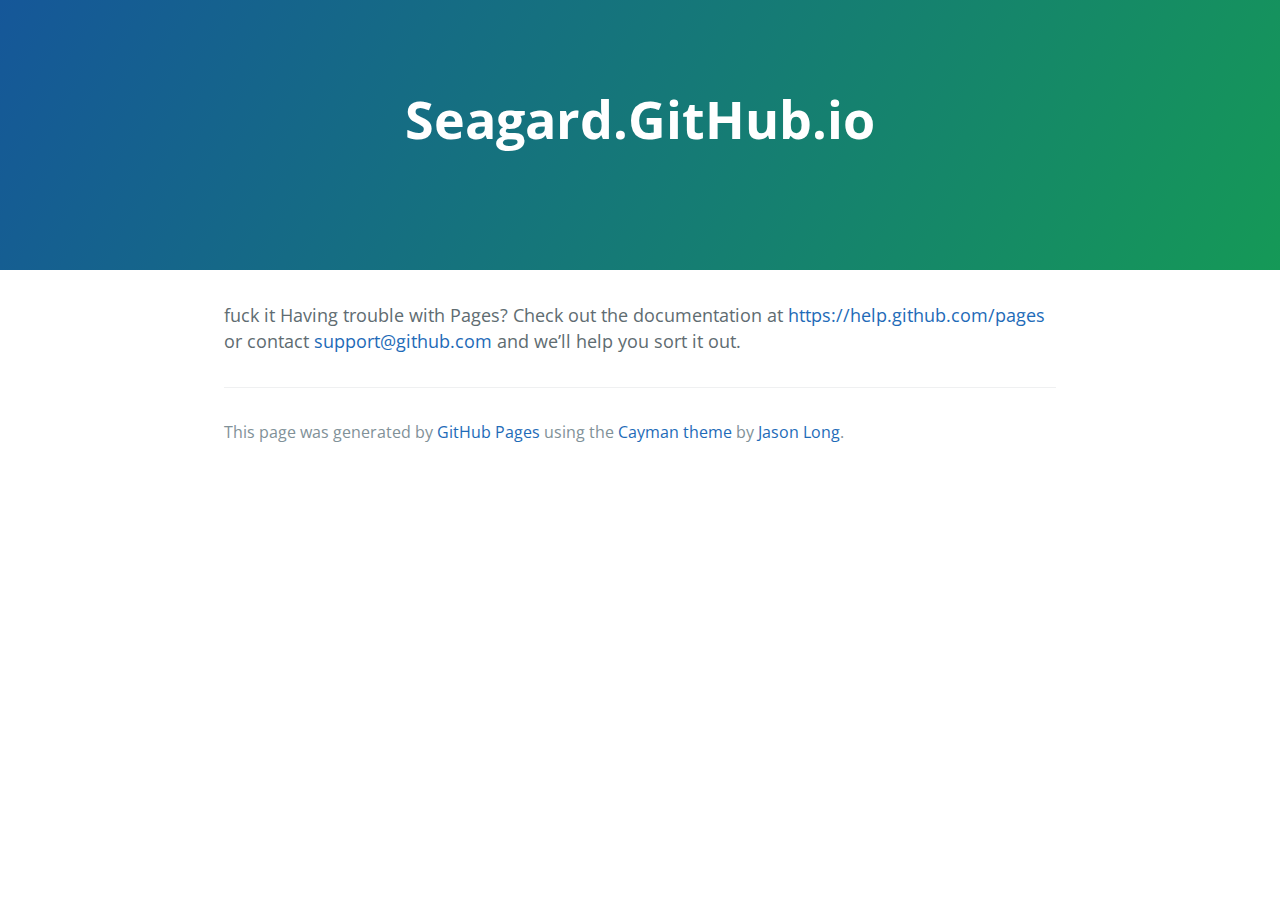
<file: index.html>
<!DOCTYPE html>
<html lang="en-us">
  <head>
    <meta charset="UTF-8">
    <title>Seagard.GitHub.io by Seagard</title>
    <meta name="viewport" content="width=device-width, initial-scale=1">
    <link rel="stylesheet" type="text/css" href="stylesheets/normalize.css" media="screen">
    <link href='http://fonts.googleapis.com/css?family=Open+Sans:400,700' rel='stylesheet' type='text/css'>
    <link rel="stylesheet" type="text/css" href="stylesheets/stylesheet.css" media="screen">
    <link rel="stylesheet" type="text/css" href="stylesheets/github-light.css" media="screen">
  </head>
  <body>
    <section class="page-header">
      <h1 class="project-name">Seagard.GitHub.io</h1>
      <h2 class="project-tagline"></h2>
    </section>

    <section class="main-content">
      <p>fuck it
Having trouble with Pages? Check out the documentation at <a href="https://help.github.com/pages">https://help.github.com/pages</a> or contact <a href="mailto:support@github.com">support@github.com</a> and we’ll help you sort it out.</p>

      <footer class="site-footer">

        <span class="site-footer-credits">This page was generated by <a href="https://pages.github.com">GitHub Pages</a> using the <a href="https://github.com/jasonlong/cayman-theme">Cayman theme</a> by <a href="https://twitter.com/jasonlong">Jason Long</a>.</span>
      </footer>

    </section>

  
  </body>
</html>
</file>
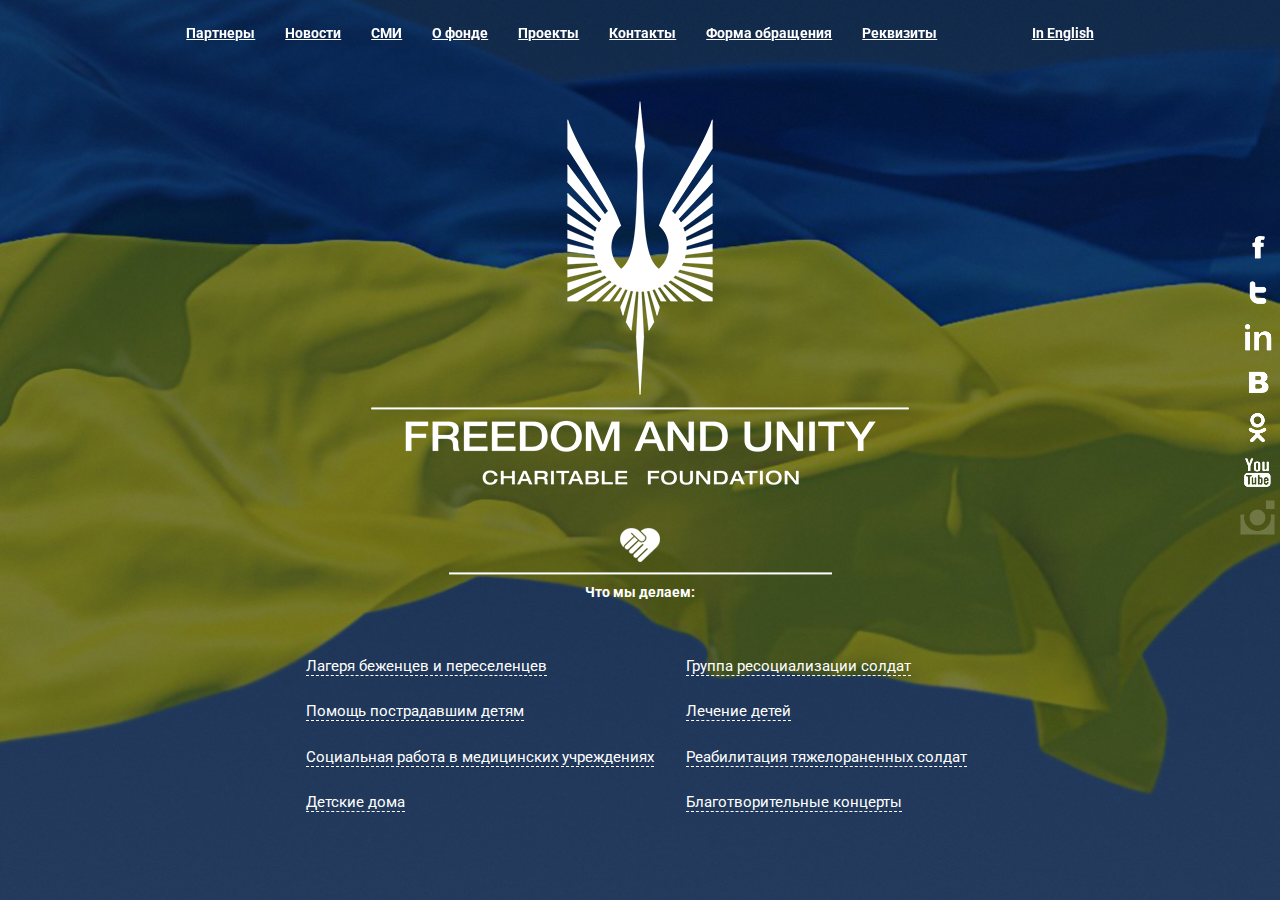
<file: main.html>
<!DOCTYPE html>
<html>
<head>
	<meta charset="UTF-8">

  <link rel="stylesheet" href="http://maxcdn.bootstrapcdn.com/bootstrap/3.3.4/css/bootstrap.min.css">

  <link href='http://fonts.googleapis.com/css?family=Roboto&subset=latin,cyrillic' rel='stylesheet' type='text/css'>
  
  <script src="https://ajax.googleapis.com/ajax/libs/jquery/1.11.1/jquery.min.js"></script>
  <script src="http://maxcdn.bootstrapcdn.com/bootstrap/3.3.4/js/bootstrap.min.js"></script>
  <link rel="stylesheet" type="text/css" href="styles.css">
  <script>

   $(document).ready(function(){
      $('body').mousemove(function(e){

        var amountMovedX = (e.pageX * -1/80 );
        var amountMovedY = (e.pageY * -1/80 );
    $(this).css('background-position', amountMovedX + 'px ' + amountMovedY + 'px');
     });
  });

  </script>
	
</head>
<body class="tint">
	<nav class="navbar navbar-default" role="navigation">
  <div class="container-fluid" id="themenu">
	<ul class="nav navbar-nav" id="lol" >
  <li ><a href="#home">Партнеры</a></li>
  <li ><a href="#news">Новости</a></li>
  <li><a href="#contact">СМИ</a></li>
  <li ><a href="#about">О фонде</a></li>
  <li ><a href="#about">Проекты</a></li>
  <li ><a href="#about">Контакты</a></li>
  <li><a href="#about">Форма обращения</a></li>
  <li ><a href="#about">Реквизиты</a></li>
   <li class="pull-right"><a href="#about">In English</a></li>
</ul>
  </div>
</nav>

<div id="main" class="container">
  <div class="row">
    <div class="col-md-3"></div>
    <div class="col-md-6">
<div id="logo">
  <img id="imglogo" src="pic/re/logo_freedom.png">
</div>

<div id="whatarewedoing">
  <div ><img src="pic/re/heart.png"></div>
  <div ><img src="pic/re/line.png"></div>
  <p> <b>Что мы делаем:</b> <p>
  </div>

</div>
<div class="col-md-3">
   <div class="sidebar-nav">
      <nav class="navbar navbar-default">
        
          <ul class="nav navbar-nav" id="social">
            <li><a href="#"><div id="first" class="icon"></div></a></li>
            <li><a href="#"><div id="second" class="icon" ></div></a></li>
            <li><a href="#"><div id="third" class="icon"></div></a></li>
            <li><a href="#"><div id="fourth" class="icon"></div></a></li>
            <li><a href="#"><div id="fifth" class="icon" ></div></a></li>
            <li><a href="#"><div id="sixth" class="icon"></div></a></li>
            <li><a href="#"><div id="seventh" class="icon"></div></a></li>
          </ul>
        
      </nav>
    </div>
  </div>
</div>
</div>




<div class="container" id="sheet">
<table class='table'>
    <thead>
    </thead>
    <tbody>
      <tr>
        <td><a href="#">Лагеря беженцев и переселенцев</a></td>
        <td><a href="#">Группа ресоциализации солдат</a></td>
      </tr>
      <tr>
        <td><a href="#">Помощь пострадавшим детям</a></td>
        <td><a href="#">Лечение детей</a></td>
      </tr>
      <tr>
        <td><a href="#">Социальная работа в медицинских учреждениях</a></td>
        <td><a href="#">Реабилитация тяжелораненных солдат</a></td>
      </tr>
       <tr>
        <td><a href="#">Детские дома</a></td>
        <td><a href="#">Благотворительные концерты</a></td>
      </tr>
    </tbody>
  </table>
</div>
</body>
</html>
</file>
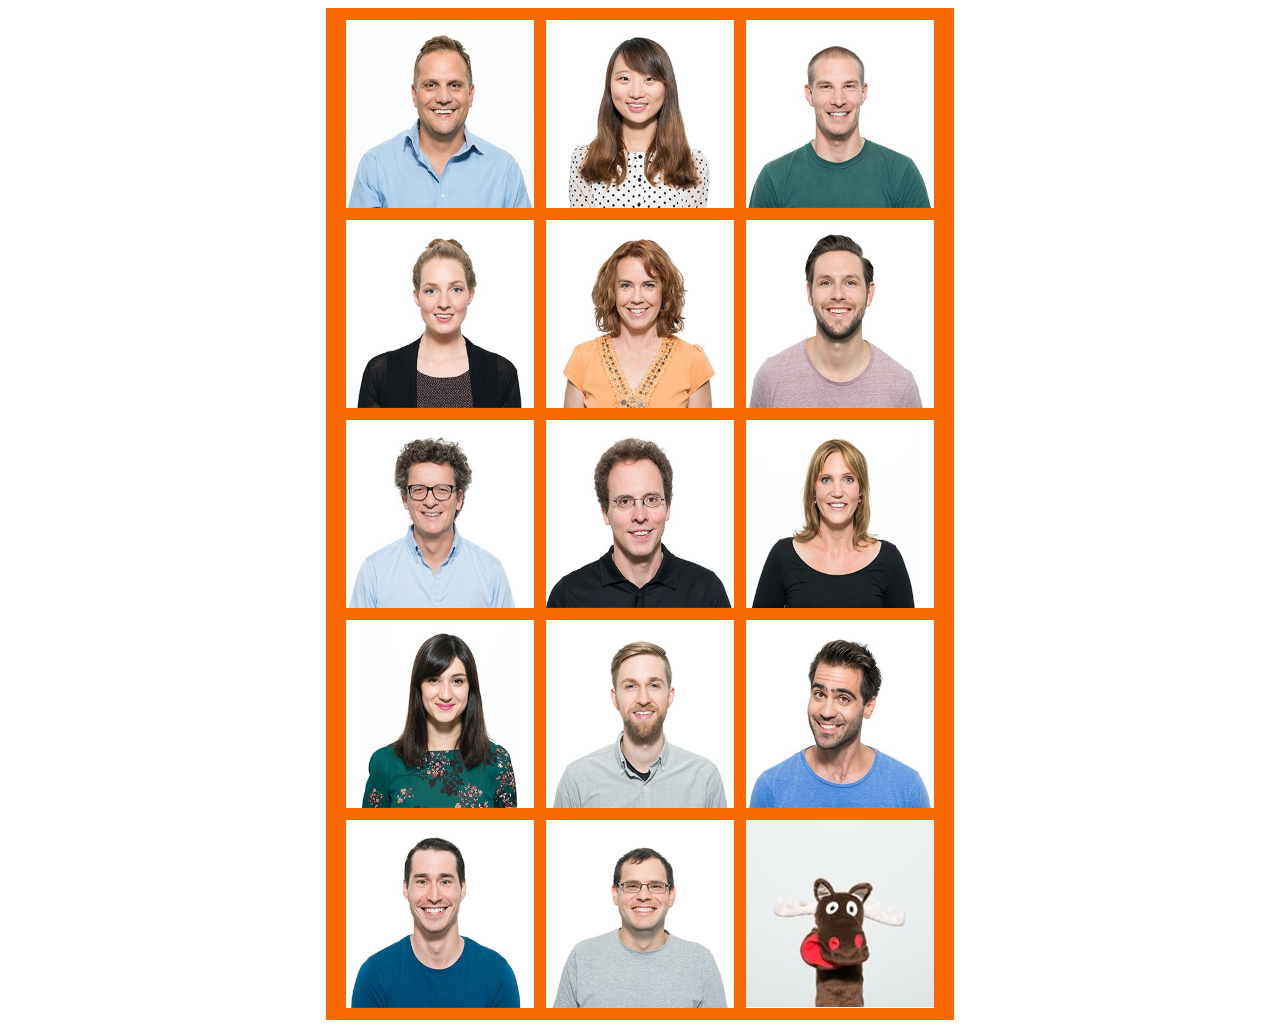
<file: test.html>
<html>
<head>
	<link rel="stylesheet" type="text/css" href="stylesheet.css">
	<script src="http://ajax.googleapis.com/ajax/libs/jquery/1.11.2/jquery.min.js"></script>
	<script src="action.js"></script>
	</head>
<body>

<div id="faces" align="center">
	<img id="TO" class="photo" src="photos\TO.jpg" onload="movement('TO')">
	<img id="MZ"class="photo" src="photos\MZ.jpg" onload="movement('MZ')">
	<img id="MH" class="photo" src="photos\MH.jpg" onload="movement('MH')">
	<img id="MTH" class="photo" src="photos\MTH.jpg" onload="movement('MTH')">
	<img id="CS" class="photo" src="photos\CS.jpg" onload="movement('CS')">
	<img id="MS" class="photo" src="photos\MS.jpg" onload="movement('MS')">
	<img id="MB" class="photo" src="photos\MB.jpg" onload="movement('MB')">
	<img id="CB" class="photo" src="photos\CB.jpg" onload="movement('CB')">
	<img id="JA" class="photo" src="photos\JA.jpg" onload="movement('JA')">
	<img id="CM" class="photo" src="photos\CM.jpg" onload="movement('CM')">
	<img id="FS" class="photo" src="photos\FS.jpg" onload="movement('FS')">
	<img id="SG" class="photo" src="photos\SG.jpg" onload="movement('SG')">
	<img id="MIB" class="photo" src="photos\MIB.jpg" onload="movement('MIB')">
	<img id="DG" class="photo" src="photos\DG.jpg" onload="movement('DG')">
	<img id="donkey" class="photo" src="photos\donkey.jpg" onload="movement('donkey')">
</div>
</body>
</html>
</file>
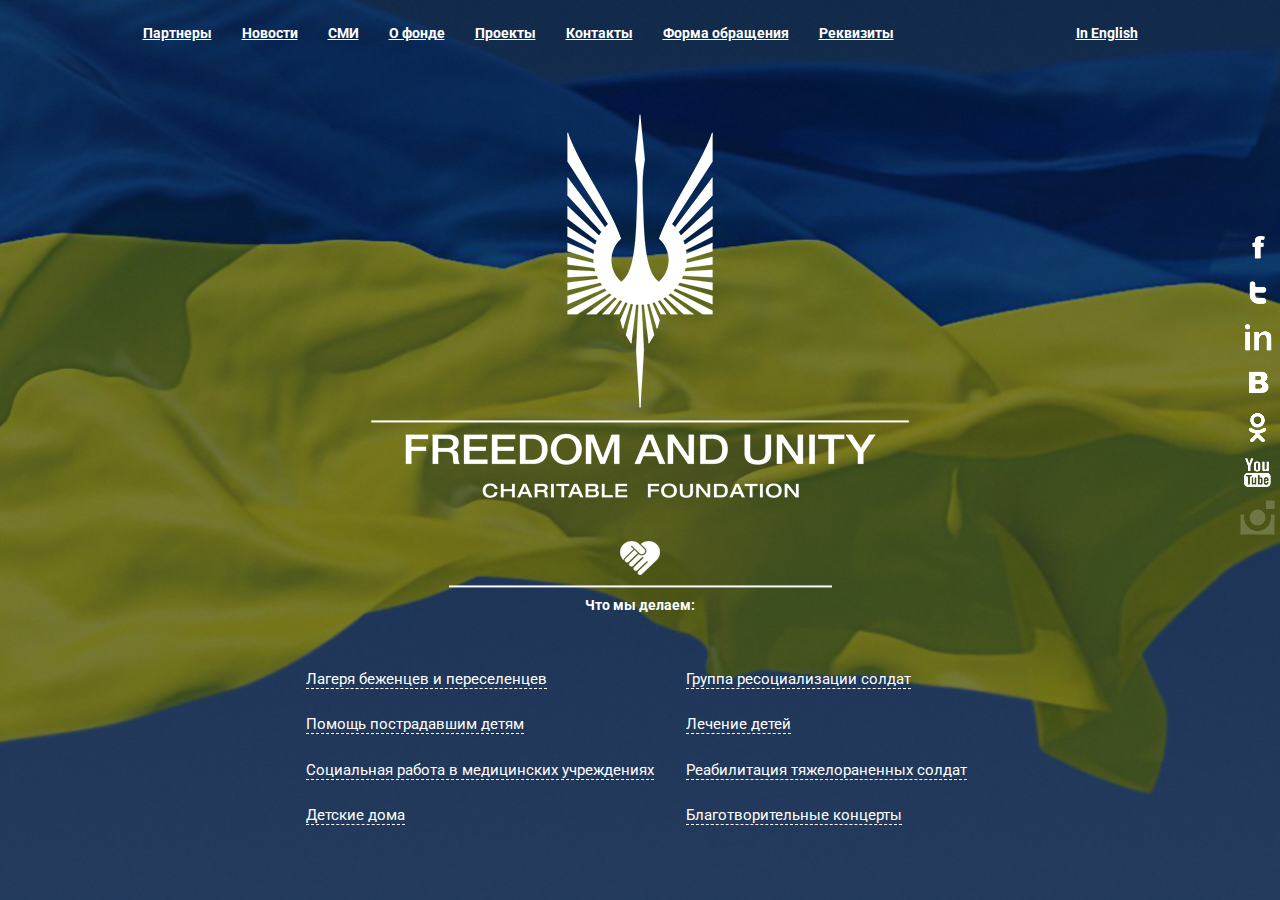
<file: freedomandunity/main.html>
<!DOCTYPE html>
<html>
<head>
	<meta charset="UTF-8">
  <link rel="stylesheet" href="http://maxcdn.bootstrapcdn.com/bootstrap/3.3.4/css/bootstrap.min.css">
  <link href='http://fonts.googleapis.com/css?family=Roboto&subset=latin,cyrillic' rel='stylesheet' type='text/css'>
  <script src="https://ajax.googleapis.com/ajax/libs/jquery/1.11.1/jquery.min.js"></script>
  <script src="http://maxcdn.bootstrapcdn.com/bootstrap/3.3.4/js/bootstrap.min.js"></script>
  <link rel="stylesheet" type="text/css" href="styles.css">
  <script>
   $(document).ready(function(){
      $('body').mousemove(function(e){
        var amountMovedX = (e.pageX * -1/80 );
        var amountMovedY = (e.pageY * -1/80 );
    $(this).css('background-position', amountMovedX + 'px ' + amountMovedY + 'px');
  });
    });
  </script>
</head>
<body>
	<nav class="navbar navbar-default" role="custom-dropdown">
  <div class="container-fluid" id="themenu">
 <input type="checkbox" id="button">
    <label for="button" onclick></label>
	<ul class="nav navbar-nav" id="lol" >
  <li ><a href="#home">Партнеры</a></li>
  <li ><a href="#news">Новости</a></li>
  <li><a href="#contact">СМИ</a></li>
  <li ><a href="#about">О фонде</a></li>
  <li ><a href="#about">Проекты</a></li>
  <li ><a href="#about">Контакты</a></li>
  <li><a href="#about">Форма обращения</a></li>
  <li ><a href="#about">Реквизиты</a></li>
   <li class="pull-right"><a href="#about">In English</a></li>
</ul>
  </div>
</nav>

<div id="main" class="container">
  <div class="row">
    <div class="col-md-3"></div>
    <div class="col-md-6">
<div id="logo">
  <img id="imglogo" src="pic/re/logo_freedom.png">
</div>

<div id="whatarewedoing">
  <div ><img src="pic/re/heart.png"></div>
  <div ><img src="pic/re/line.png"></div>
  <p> <b>Что мы делаем:</b> <p>
  </div>
</div>

<div class="col-md-3">
   <div class="sidebar-nav">
      <nav class="navbar navbar-default">   
          <ul class="nav navbar-nav" id="social">
            <li><a href="#"><div id="first" class="icon"></div></a></li>
            <li><a href="#"><div id="second" class="icon" ></div></a></li>
            <li><a href="#"><div id="third" class="icon"></div></a></li>
            <li><a href="#"><div id="fourth" class="icon"></div></a></li>
            <li><a href="#"><div id="fifth" class="icon" ></div></a></li>
            <li><a href="#"><div id="sixth" class="icon"></div></a></li>
            <li><a href="#"><div id="seventh" class="icon"></div></a></li>
          </ul>      
      </nav>
    </div>
  </div>
</div>
</div>

<div class="container" id="sheet">
<table class='table'>
    <thead>
    </thead>
    <tbody>
      <tr>
        <td><a href="#">Лагеря беженцев и переселенцев</a></td>
        <td><a href="#">Группа ресоциализации солдат</a></td>
      </tr>
      <tr>
        <td><a href="#">Помощь пострадавшим детям</a></td>
        <td><a href="#">Лечение детей</a></td>
      </tr>
      <tr>
        <td><a href="#">Социальная работа в медицинских учреждениях</a></td>
        <td><a href="#">Реабилитация тяжелораненных солдат</a></td>
      </tr>
       <tr>
        <td><a href="#">Детские дома</a></td>
        <td><a href="#">Благотворительные концерты</a></td>
      </tr>
    </tbody>
  </table>
</div>
</body>
</html>
</file>
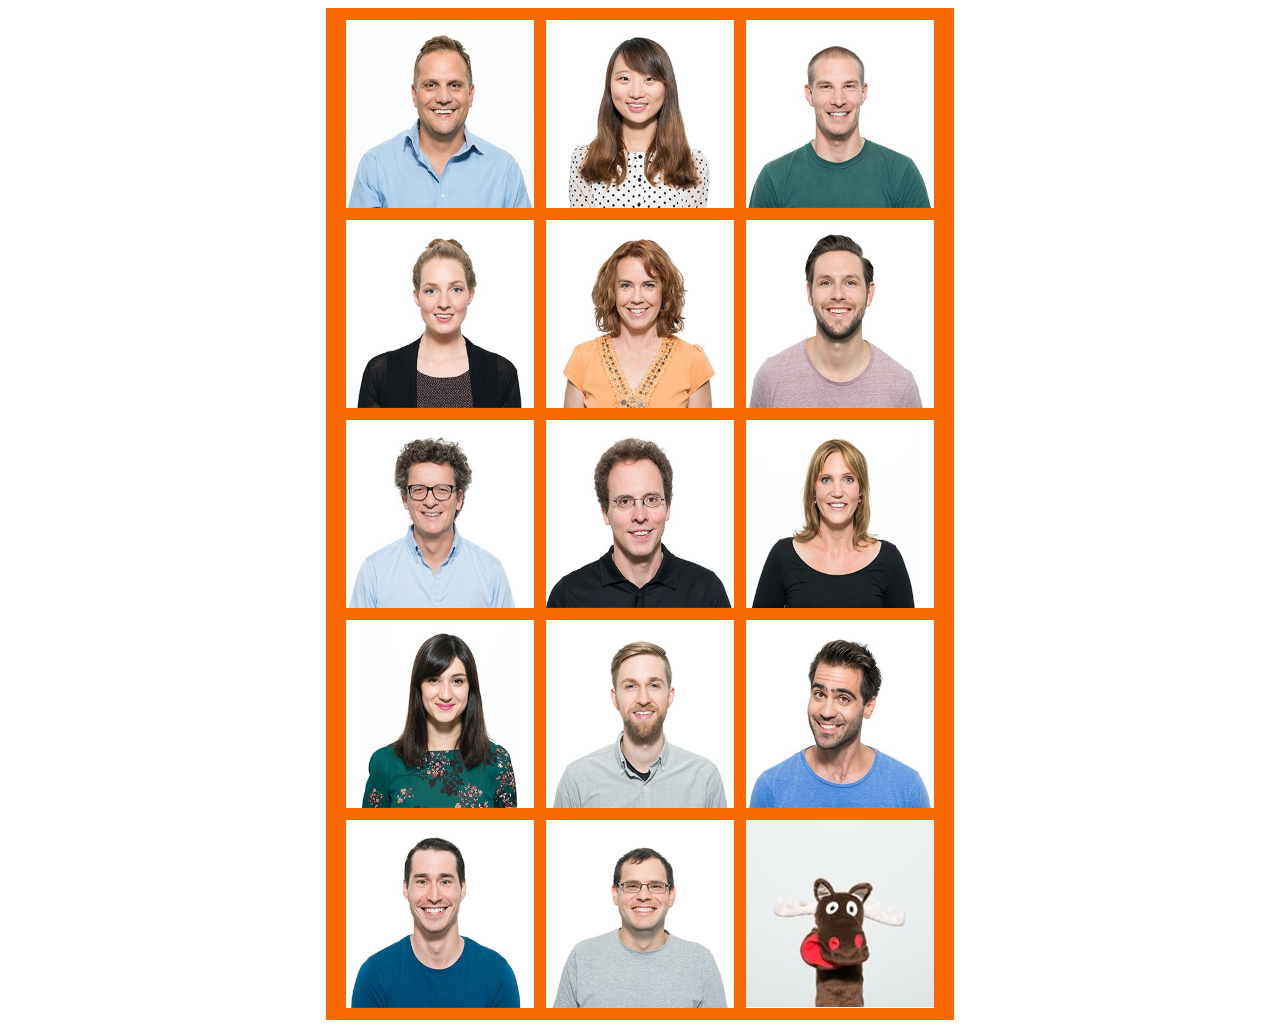
<file: photo-sheet/test.html>
<html>
<head>
	<link rel="stylesheet" type="text/css" href="stylesheet.css">
	<script src="http://ajax.googleapis.com/ajax/libs/jquery/1.11.2/jquery.min.js"></script>
	<script src="action.js"></script>
	</head>
<body>

<div id="faces" align="center">
	<img id="TO" class="photo" src="photos\TO.jpg" >
	<img id="MZ"class="photo" src="photos\MZ.jpg" >
	<img id="MH" class="photo" src="photos\MH.jpg" >
	<img id="MTH" class="photo" src="photos\MTH.jpg" >
	<img id="CS" class="photo" src="photos\CS.jpg" >
	<img id="MS" class="photo" src="photos\MS.jpg" >
	<img id="MB" class="photo" src="photos\MB.jpg" >
	<img id="CB" class="photo" src="photos\CB.jpg" >
	<img id="JA" class="photo" src="photos\JA.jpg">
	<img id="CM" class="photo" src="photos\CM.jpg" >
	<img id="FS" class="photo" src="photos\FS.jpg" >
	<img id="SG" class="photo" src="photos\SG.jpg" >
	<img id="MIB" class="photo" src="photos\MIB.jpg" >
	<img id="DG" class="photo" src="photos\DG.jpg" >
	<img id="donkey" class="photo" src="photos\donkey.jpg" >
</div>

</body>
</html>
</file>
<file: stylesheets/stylesheet.css>
* {
  box-sizing: border-box; }

body {
  padding: 0;
  margin: 0;
  font-family: "Open Sans", "Helvetica Neue", Helvetica, Arial, sans-serif;
  font-size: 16px;
  line-height: 1.5;
  color: #606c71; }

a {
  color: #1e6bb8;
  text-decoration: none; }
  a:hover {
    text-decoration: underline; }

.btn {
  display: inline-block;
  margin-bottom: 1rem;
  color: rgba(255, 255, 255, 0.7);
  background-color: rgba(255, 255, 255, 0.08);
  border-color: rgba(255, 255, 255, 0.2);
  border-style: solid;
  border-width: 1px;
  border-radius: 0.3rem;
  transition: color 0.2s, background-color 0.2s, border-color 0.2s; }
  .btn + .btn {
    margin-left: 1rem; }

.btn:hover {
  color: rgba(255, 255, 255, 0.8);
  text-decoration: none;
  background-color: rgba(255, 255, 255, 0.2);
  border-color: rgba(255, 255, 255, 0.3); }

@media screen and (min-width: 64em) {
  .btn {
    padding: 0.75rem 1rem; } }

@media screen and (min-width: 42em) and (max-width: 64em) {
  .btn {
    padding: 0.6rem 0.9rem;
    font-size: 0.9rem; } }

@media screen and (max-width: 42em) {
  .btn {
    display: block;
    width: 100%;
    padding: 0.75rem;
    font-size: 0.9rem; }
    .btn + .btn {
      margin-top: 1rem;
      margin-left: 0; } }

.page-header {
  color: #fff;
  text-align: center;
  background-color: #159957;
  background-image: linear-gradient(120deg, #155799, #159957); }

@media screen and (min-width: 64em) {
  .page-header {
    padding: 5rem 6rem; } }

@media screen and (min-width: 42em) and (max-width: 64em) {
  .page-header {
    padding: 3rem 4rem; } }

@media screen and (max-width: 42em) {
  .page-header {
    padding: 2rem 1rem; } }

.project-name {
  margin-top: 0;
  margin-bottom: 0.1rem; }

@media screen and (min-width: 64em) {
  .project-name {
    font-size: 3.25rem; } }

@media screen and (min-width: 42em) and (max-width: 64em) {
  .project-name {
    font-size: 2.25rem; } }

@media screen and (max-width: 42em) {
  .project-name {
    font-size: 1.75rem; } }

.project-tagline {
  margin-bottom: 2rem;
  font-weight: normal;
  opacity: 0.7; }

@media screen and (min-width: 64em) {
  .project-tagline {
    font-size: 1.25rem; } }

@media screen and (min-width: 42em) and (max-width: 64em) {
  .project-tagline {
    font-size: 1.15rem; } }

@media screen and (max-width: 42em) {
  .project-tagline {
    font-size: 1rem; } }

.main-content :first-child {
  margin-top: 0; }
.main-content img {
  max-width: 100%; }
.main-content h1, .main-content h2, .main-content h3, .main-content h4, .main-content h5, .main-content h6 {
  margin-top: 2rem;
  margin-bottom: 1rem;
  font-weight: normal;
  color: #159957; }
.main-content p {
  margin-bottom: 1em; }
.main-content code {
  padding: 2px 4px;
  font-family: Consolas, "Liberation Mono", Menlo, Courier, monospace;
  font-size: 0.9rem;
  color: #383e41;
  background-color: #f3f6fa;
  border-radius: 0.3rem; }
.main-content pre {
  padding: 0.8rem;
  margin-top: 0;
  margin-bottom: 1rem;
  font: 1rem Consolas, "Liberation Mono", Menlo, Courier, monospace;
  color: #567482;
  word-wrap: normal;
  background-color: #f3f6fa;
  border: solid 1px #dce6f0;
  border-radius: 0.3rem; }
  .main-content pre > code {
    padding: 0;
    margin: 0;
    font-size: 0.9rem;
    color: #567482;
    word-break: normal;
    white-space: pre;
    background: transparent;
    border: 0; }
.main-content .highlight {
  margin-bottom: 1rem; }
  .main-content .highlight pre {
    margin-bottom: 0;
    word-break: normal; }
.main-content .highlight pre, .main-content pre {
  padding: 0.8rem;
  overflow: auto;
  font-size: 0.9rem;
  line-height: 1.45;
  border-radius: 0.3rem; }
.main-content pre code, .main-content pre tt {
  display: inline;
  max-width: initial;
  padding: 0;
  margin: 0;
  overflow: initial;
  line-height: inherit;
  word-wrap: normal;
  background-color: transparent;
  border: 0; }
  .main-content pre code:before, .main-content pre code:after, .main-content pre tt:before, .main-content pre tt:after {
    content: normal; }
.main-content ul, .main-content ol {
  margin-top: 0; }
.main-content blockquote {
  padding: 0 1rem;
  margin-left: 0;
  color: #819198;
  border-left: 0.3rem solid #dce6f0; }
  .main-content blockquote > :first-child {
    margin-top: 0; }
  .main-content blockquote > :last-child {
    margin-bottom: 0; }
.main-content table {
  display: block;
  width: 100%;
  overflow: auto;
  word-break: normal;
  word-break: keep-all; }
  .main-content table th {
    font-weight: bold; }
  .main-content table th, .main-content table td {
    padding: 0.5rem 1rem;
    border: 1px solid #e9ebec; }
.main-content dl {
  padding: 0; }
  .main-content dl dt {
    padding: 0;
    margin-top: 1rem;
    font-size: 1rem;
    font-weight: bold; }
  .main-content dl dd {
    padding: 0;
    margin-bottom: 1rem; }
.main-content hr {
  height: 2px;
  padding: 0;
  margin: 1rem 0;
  background-color: #eff0f1;
  border: 0; }

@media screen and (min-width: 64em) {
  .main-content {
    max-width: 64rem;
    padding: 2rem 6rem;
    margin: 0 auto;
    font-size: 1.1rem; } }

@media screen and (min-width: 42em) and (max-width: 64em) {
  .main-content {
    padding: 2rem 4rem;
    font-size: 1.1rem; } }

@media screen and (max-width: 42em) {
  .main-content {
    padding: 2rem 1rem;
    font-size: 1rem; } }

.site-footer {
  padding-top: 2rem;
  margin-top: 2rem;
  border-top: solid 1px #eff0f1; }

.site-footer-owner {
  display: block;
  font-weight: bold; }

.site-footer-credits {
  color: #819198; }

@media screen and (min-width: 64em) {
  .site-footer {
    font-size: 1rem; } }

@media screen and (min-width: 42em) and (max-width: 64em) {
  .site-footer {
    font-size: 1rem; } }

@media screen and (max-width: 42em) {
  .site-footer {
    font-size: 0.9rem; } }
</file>
<file: stylesheets/github-light.css>
/*
   Copyright 2014 GitHub Inc.

   Licensed under the Apache License, Version 2.0 (the "License");
   you may not use this file except in compliance with the License.
   You may obtain a copy of the License at

       http://www.apache.org/licenses/LICENSE-2.0

   Unless required by applicable law or agreed to in writing, software
   distributed under the License is distributed on an "AS IS" BASIS,
   WITHOUT WARRANTIES OR CONDITIONS OF ANY KIND, either express or implied.
   See the License for the specific language governing permissions and
   limitations under the License.

*/

.pl-c /* comment */ {
  color: #969896;
}

.pl-c1      /* constant, markup.raw, meta.diff.header, meta.module-reference, meta.property-name, support, support.constant, support.variable, variable.other.constant */,
.pl-s .pl-v /* string variable */ {
  color: #0086b3;
}

.pl-e  /* entity */,
.pl-en /* entity.name */ {
  color: #795da3;
}

.pl-s .pl-s1 /* string source */,
.pl-smi      /* storage.modifier.import, storage.modifier.package, storage.type.java, variable.other, variable.parameter.function */ {
  color: #333;
}

.pl-ent /* entity.name.tag */ {
  color: #63a35c;
}

.pl-k /* keyword, storage, storage.type */ {
  color: #a71d5d;
}

.pl-pds              /* punctuation.definition.string, string.regexp.character-class */,
.pl-s                /* string */,
.pl-s .pl-pse .pl-s1 /* string punctuation.section.embedded source */,
.pl-sr               /* string.regexp */,
.pl-sr .pl-cce       /* string.regexp constant.character.escape */,
.pl-sr .pl-sra       /* string.regexp string.regexp.arbitrary-repitition */,
.pl-sr .pl-sre       /* string.regexp source.ruby.embedded */ {
  color: #183691;
}

.pl-v /* variable */ {
  color: #ed6a43;
}

.pl-id /* invalid.deprecated */ {
  color: #b52a1d;
}

.pl-ii /* invalid.illegal */ {
  background-color: #b52a1d;
  color: #f8f8f8;
}

.pl-sr .pl-cce /* string.regexp constant.character.escape */ {
  color: #63a35c;
  font-weight: bold;
}

.pl-ml /* markup.list */ {
  color: #693a17;
}

.pl-mh        /* markup.heading */,
.pl-mh .pl-en /* markup.heading entity.name */,
.pl-ms        /* meta.separator */ {
  color: #1d3e81;
  font-weight: bold;
}

.pl-mq /* markup.quote */ {
  color: #008080;
}

.pl-mi /* markup.italic */ {
  color: #333;
  font-style: italic;
}

.pl-mb /* markup.bold */ {
  color: #333;
  font-weight: bold;
}

.pl-md /* markup.deleted, meta.diff.header.from-file */ {
  background-color: #ffecec;
  color: #bd2c00;
}

.pl-mi1 /* markup.inserted, meta.diff.header.to-file */ {
  background-color: #eaffea;
  color: #55a532;
}

.pl-mdr /* meta.diff.range */ {
  color: #795da3;
  font-weight: bold;
}

.pl-mo /* meta.output */ {
  color: #1d3e81;
}
</file>
<file: styles.css>
@media screen and (min-width: 1920px){
  #lol {
    width: 72%;
  }

  .table {
    margin-left: 30%;
  margin-right: auto;
  width: 50%;
  }
}

@media screen and (max-width: 1910px){
  #lol {
    width: 72%;
  }

   .table {
    margin-left: 23%;
    width: 54%;
  }
}

@media screen and (max-width: 1326px){
  #lol {
    width: 75%;
  }

}

@media screen and (max-width: 1234px){
  #lol {
    width: 81.5%;
  }
}

@media screen and (max-width: 1203px){
 .table {
    margin-left: auto;
    margin-right: auto;
    width: 60%;
  }
}


@media screen and (max-width: 1159px){
  #lol {
    width: 85%;
  }
}

@media screen and (max-width: 1093px){
  #lol {
    width: 90%;
  }

  .table {
    margin-left: auto;
    margin-right: auto;
    width: 70%;
  }
}

@media screen and (max-width: 1033px){
  #lol {
    width: 95%;
  }
}

@media screen and (max-width: 1024px){
  #lol {
    font-size: 12px;
  }
}

@media screen and (max-width: 980px){
  #lol {
    width: 96%;
  }
}

@media screen and (max-width: 970px){
  #lol {
    width: 97%;
  }
}

@media screen and (max-width: 960px){
  #lol {
    width: 98%;
  }
}

@media screen and (max-width: 950px){
  #lol {
    width: 99%;
  }
}

@media screen and (max-width: 942px){
  #lol {
    width: 100%;
  }
}

@media screen and (max-width: 932px){
 .table {
    font-size: 14px;
  }

  .nav > li > a {
    padding-left: 13px;
    padding-right: 13px;
  }
}

#lol {

}

ul {
    list-style-type: none;
    position : relative;
}

.container {
	width: 100%;
	padding-left: 0;
	padding-right: 0;
}

#themenu {
  text-align: center;
  margin-left: auto;
  margin-right: auto;
  position: fixed;
  width: 100%;
}

#themenu ul {
    text-align: center;
    overflow: hidden;
}

#themenu ul li {
    font-weight: bold;
    position : relative;
 	  display: inline-block;
 	  padding-top: 0.8%;
}

#themenu li a {
   text-decoration: underline;
   color: white;
}

#themenu li:hover {
  background-color:  #008080;
}

.navbar-nav {
  /*width: 100%;*/
  float: none;
  display: inline-block;
}

.navbar-nav > li {
  text-align: center;
}

body {
  background:
  linear-gradient(
    rgba(0, 26, 41, 0.5), 
    rgba(0, 26, 41, 0.5)
    ),
    url("pic/re/skycopy.jpg");
    background-position: left top;
  	background-size: auto 110%;
  	background-attachment: fixed;
  	min-height: 100%;
  	min-width: 100%;
   font-family: 'Roboto', sans-serif !important;
}


.navbar {
	background-color: transparent;
	border: none;
  	margin-right: auto;
   	text-align: center;
   	position: relative;
   	overflow: hidden;
}


.row {
	margin: 0;
}

h1 {
	color: white;
	margin-top: 0px;
	margin-bottom: 4px;
}

h3 {
	margin-top: 9px;
	color: white;
}

h4 {
	color: white;
	margin-bottom: 2px;
	margin-top: 0px;
}

p {
	color: white;
}

.table th, .table td { 
     border-top: none !important; 
     color: white;
     padding-left: 30px;
 }

.table > tbody > tr > td {
	padding: 12px;
}

.table > tbody > tr > td > a {
  border-bottom: 1px dashed white;
}

#main {
  text-align: center;
  margin-left: auto;
  margin-right: auto;
  margin-top: 4%;
}

 #sheet {
  float: none;
 	margin-top: 2.5%;
  font-size: 15px;
 }

 #logo {
 	height: 20%;
  text-align: center;
  display: block;
  margin-left: auto;
  margin-right: auto;
  margin-bottom: 0px;
 }

#imglogo {
  display: block;
  text-align: center;
  margin-left: auto;
  margin-right: auto;
}

#whatarewedoing {
  text-align: center;
  margin-left: auto;
  margin-right: auto;
  margin-top: 7%;
 }

#menu li.li-no-hover:hover {
	background-color:  transparent;
}

a {
	color: white;
}

#social {
	position: fixed;
	right: 0;
	top: 25%;
	margin-bottom: 10%;
}

.sidebar-nav .navbar ul {
  display: block;
  list-style-type: none;
  margin-bottom: 20%;
}

.sidebar-nav .navbar li {
  float: none;
  display: block;
}

.icon {
	width: 45px;
	height: 45px;
}

#first {
	background-image: url("pic/re/f1.png");
}

#first:hover {
	background-image: url("pic/re/f.png");
}

#second {
	background-image: url("pic/re/t1.png");
}

#second:hover {
	background-image: url("pic/re/t.png");
}

#third {
	background-image: url("pic/re/in1.png");
}

#third:hover {
	background-image: url("pic//re/in.png");
}

#fourth {
	background-image: url("pic/re/vk1.png");
}

#fourth:hover {
	background-image: url("pic/re/vk.png");
}

#fifth {
	background-image: url("pic/re/od1.png");
}

#fifth:hover {
	background-image: url("pic/re/od.png");
}

#sixth {
	background-image: url("pic/re/y1.png");
}

#sixth:hover {
	background-image: url("pic/re/y.png");
}

#seventh {
	background-image: url("pic/re/inst1.png");
	opacity: 0.2;
}

#seventh:hover {
	background-image: url("pic/re/inst.png");
	opacity: 1;
}

#social > li > a {
    position: relative;
    display: block;
    padding: 0px 0px;
}

#left {
	width: 50%;
	margin-left: 25%;
}
</file>
<file: stylesheet.css>
#faces {
  position: relative;
  padding-top: 12px;
  padding-left: 8px;
	width: 49%;
	background-color: #FA6900;
  margin-left: auto ;
  margin-right: auto ;
}

.photo {
  position: relative;
	width: 188px;
  height: 188px;
    margin-right: 8px;
  margin-bottom: 8px;
  cursor: pointer;
}
</file>
<file: freedomandunity/styles.css>
html, body {
    bottom:0;
    right:0;
}

@media screen and (min-width: 1920px){
  #lol {
    width: 68%;
  }

  .table {
    margin-left: 30%;
  margin-right: auto;
  width: 50%;
  }
}

@media screen and (max-width: 1910px){
  #lol {
    width: 72%;
  }

   .table {
    margin-left: 23%;
    width: 54%;
  }
}

@media screen and (max-width: 1326px){
  #lol {
    width: 75%;
  }

}

@media screen and (max-width: 1280px){
  #lol {
    width: 82%;
  }
}

@media screen and (max-width: 1203px){
 .table {
    margin-left: auto;
    margin-right: auto;
    width: 60%;
  }
}

@media screen and (max-width: 1166px){
  #lol {
    width: 95%;
  }

  .table {
    margin-left: auto;
    margin-right: auto;
    width: 70%;
  }
}

@media screen and (max-width: 1067px){
  #lol {
    width: 95%;
  }
}

@media screen and (max-width: 1024px){
  #lol {
    font-size: 12px;
  }
}

@media screen and (max-width: 980px){
  #lol {
    width: 96%;
  }
}

@media screen and (max-width: 970px){
  #lol {
    width: 97%;
  }
}

@media screen and (max-width: 960px){
  #lol {
    width: 98%;
  }
}

@media screen and (max-width: 950px){
  #lol {
    width: 99%;
  }
}

@media screen and (max-width: 942px){
  #lol {
    width: 100%;
  }
}

@media screen and (max-width: 932px){
 .table {
    font-size: 14px;
  }

  .nav > li > a {
    padding-left: 13px;
    padding-right: 13px;
  }
}

ul {
    list-style-type: none;
    position : relative;
}

.container {
	width: 100%;
	padding-left: 0;
	padding-right: 0;
}

#themenu {
  text-align: center;
  margin-left: auto;
  margin-right: auto;
  width: 100%;
}

#themenu ul {
    text-align: center;
    overflow: hidden;
}

#themenu ul li {
    font-weight: bold;
    position : relative;
 	  display: inline-block;
 	  padding-top: 0.8%;
}

#themenu li a {
   text-decoration: underline;
   color: white;
}

#themenu li:hover {
  background-color: yellow;
}

#themenu li:hover a {
  color: blue;
  text-decoration: none;
}

.navbar-nav {
  float: none;
  display: inline-block;
}

.navbar-nav > li {
  text-align: center;
}

body {  
    background:
    linear-gradient(rgba(0, 26, 41, 0.5), rgba(0, 26, 41, 0.5)),
    url("pic/re/skycopy.jpg") no-repeat, 
    linear-gradient(to bottom, #1f3567, #475c93) repeat;
    background-position: left top;
  	background-size: auto 110%;
  	background-attachment: fixed;
  	min-height: 100%;
  	min-width: 100%;
   font-family: 'Roboto', sans-serif !important;

}

.navbar {
	background-color: transparent;
	border: none;
  margin-right: auto;
  text-align: center;
  position: relative;
  overflow: hidden;
}


.row {
	margin: 0;
}

p {
	color: white;
}

.table th, .table td { 
     border-top: none !important; 
     color: white;
     padding-left: 30px;
 }

.table > tbody > tr > td {
	padding: 12px;
}

.table > tbody > tr > td > a {
  border-bottom: 1px dashed white;
}

.table > tbody > tr > td > a:hover {
  color: yellow;
  border-bottom: none;
  text-decoration: none;
}

#main {
  margin-left: auto;
  margin-right: auto;
  margin-top: 4%;
}

 #sheet {
  float: none;
 	margin-top: 2.5%;
  font-size: 15px;
 }

 #logo {
 	height: 20%;
  text-align: center;
  display: block;
  margin-left: auto;
  margin-right: auto;
  margin-bottom: 0px;
 }

#imglogo {
  display: block;
  text-align: center;
  margin-left: auto;
  margin-right: auto;
}

#whatarewedoing {
  text-align: center;
  margin-left: auto;
  margin-right: auto;
  margin-top: 7%;
 }

a {
	color: white;
}

#social {
	position: fixed;
	right: 0;
	top: 25%;
	margin-bottom: 10%;
}

.sidebar-nav .navbar ul {
  display: block;
  list-style-type: none;
  margin-bottom: 20%;
}

.sidebar-nav .navbar li {
  float: none;
  display: block;
}

.icon {
	width: 45px;
	height: 45px;
}

#first {
	background-image: url("pic/re/f1.png");
}

#first:hover {
	background-image: url("pic/re/f.png");
}

#second {
	background-image: url("pic/re/t1.png");
}

#second:hover {
	background-image: url("pic/re/t.png");
}

#third {
	background-image: url("pic/re/in1.png");
}

#third:hover {
	background-image: url("pic//re/in.png");
}

#fourth {
	background-image: url("pic/re/vk1.png");
}

#fourth:hover {
	background-image: url("pic/re/vk.png");
}

#fifth {
	background-image: url("pic/re/od1.png");
}

#fifth:hover {
	background-image: url("pic/re/od.png");
}

#sixth {
	background-image: url("pic/re/y1.png");
}

#sixth:hover {
	background-image: url("pic/re/y.png");
}

#seventh {
	background-image: url("pic/re/inst1.png");
	opacity: 0.2;
}

#seventh:hover {
	background-image: url("pic/re/inst.png");
	opacity: 1;
}

#social > li > a {
    position: relative;
    display: block;
    padding: 0px 0px;
}

#left {
	width: 50%;
	margin-left: 25%;
}

input[type=checkbox] {
  position: absolute;
  top: -9999px;
  left: -9999px;
}

label {
  display: none;
  cursor: pointer;
  user-select: none;
}

nav[role="custom-dropdown"] a,
nav[role="custom-dropdown"] label {
  color: #ccc;
  text-decoration: none;
}

@media screen and (max-width: 846px) {
  nav[role="custom-dropdown"] ul {
    display: none;
    height: 100%;
  }

  nav[role="custom-dropdown"] label {
    position: relative;
    display: block;
    width: 100%;
    min-height: 50px;
    padding: .45em;
    font-size: 1.1em;
    margin: 0;
  }

  nav[role="custom-dropdown"] label:after {
    position: absolute;
    right: .25em;
    top: 0;
    content: "\2261";
    font-size: 1.8em;
  }

  nav[role="custom-dropdown"] input[type=checkbox]:checked ~ label:after {
    color: yellow;
  }

  nav[role="custom-dropdown"] input[type=checkbox]:checked ~ ul {
    position: relative;
    display: block;
  }

  nav[role="custom-dropdown"] input[type=checkbox]:checked ~ ul > li {
    width: 100%;
    opacity: .8;
    text-align: left;
  }
}
</file>
<file: photo-sheet/stylesheet.css>
#faces {
  position: relative;
  padding-top: 12px;
  padding-left: 8px;
	width: 49%;
	background-color: #FA6900;
  margin-left: auto ;
  margin-right: auto ;
}

.photo {
  position: relative;
	width: 188px;
  height: 188px;
    margin-right: 8px;
  margin-bottom: 8px;
  cursor: pointer;
}
</file>
